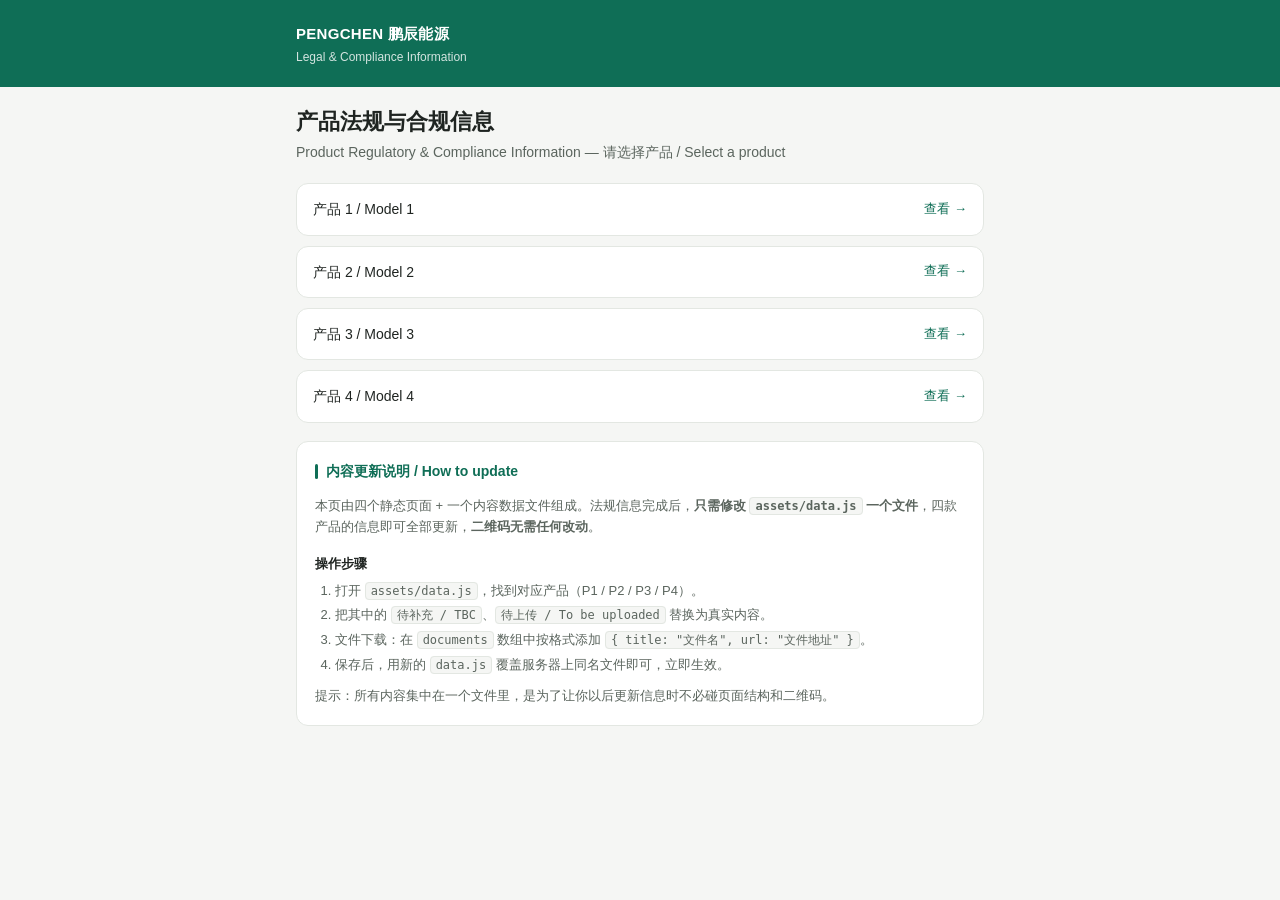
<file: index.html>
<!DOCTYPE html>
<html lang="zh-CN">
<head>
<meta charset="UTF-8">
<meta name="viewport" content="width=device-width, initial-scale=1">
<title>产品法规信息 · Product Regulatory Information</title>
<link rel="stylesheet" href="assets/style.css">
</head>
<body>
<div class="topbar"><div class="wrap">
  <div class="brand" id="brand"></div>
  <div class="brand-sub" id="brand-sub"></div>
</div></div>

<div class="wrap">
  <div class="hero">
    <h1>产品法规与合规信息</h1>
    <div class="name">Product Regulatory &amp; Compliance Information — 请选择产品 / Select a product</div>
  </div>

  <div class="plist">
    <a class="pcard" href="product-1.html"><span class="t">产品 1 / Model 1</span><span class="a">查看 &rarr;</span></a>
    <a class="pcard" href="product-2.html"><span class="t">产品 2 / Model 2</span><span class="a">查看 &rarr;</span></a>
    <a class="pcard" href="product-3.html"><span class="t">产品 3 / Model 3</span><span class="a">查看 &rarr;</span></a>
    <a class="pcard" href="product-4.html"><span class="t">产品 4 / Model 4</span><span class="a">查看 &rarr;</span></a>
  </div>

  <div class="card guide">
    <h2>内容更新说明 / How to update</h2>
    <p>本页由四个静态页面 + 一个内容数据文件组成。法规信息完成后，<strong>只需修改 <code>assets/data.js</code> 一个文件</strong>，四款产品的信息即可全部更新，<strong>二维码无需任何改动</strong>。</p>
    <h3>操作步骤</h3>
    <ol>
      <li>打开 <code>assets/data.js</code>，找到对应产品（P1 / P2 / P3 / P4）。</li>
      <li>把其中的 <code>待补充 / TBC</code>、<code>待上传 / To be uploaded</code> 替换为真实内容。</li>
      <li>文件下载：在 <code>documents</code> 数组中按格式添加 <code>{ title: "文件名", url: "文件地址" }</code>。</li>
      <li>保存后，用新的 <code>data.js</code> 覆盖服务器上同名文件即可，立即生效。</li>
    </ol>
    <p style="margin-top:10px">提示：所有内容集中在一个文件里，是为了让你以后更新信息时不必碰页面结构和二维码。</p>
  </div>
</div>

<script src="assets/data.js"></script>
<script>
  document.getElementById("brand").textContent = SITE.brand;
  document.getElementById("brand-sub").textContent = SITE.brandSub;
</script>
</body>
</html>
</file>
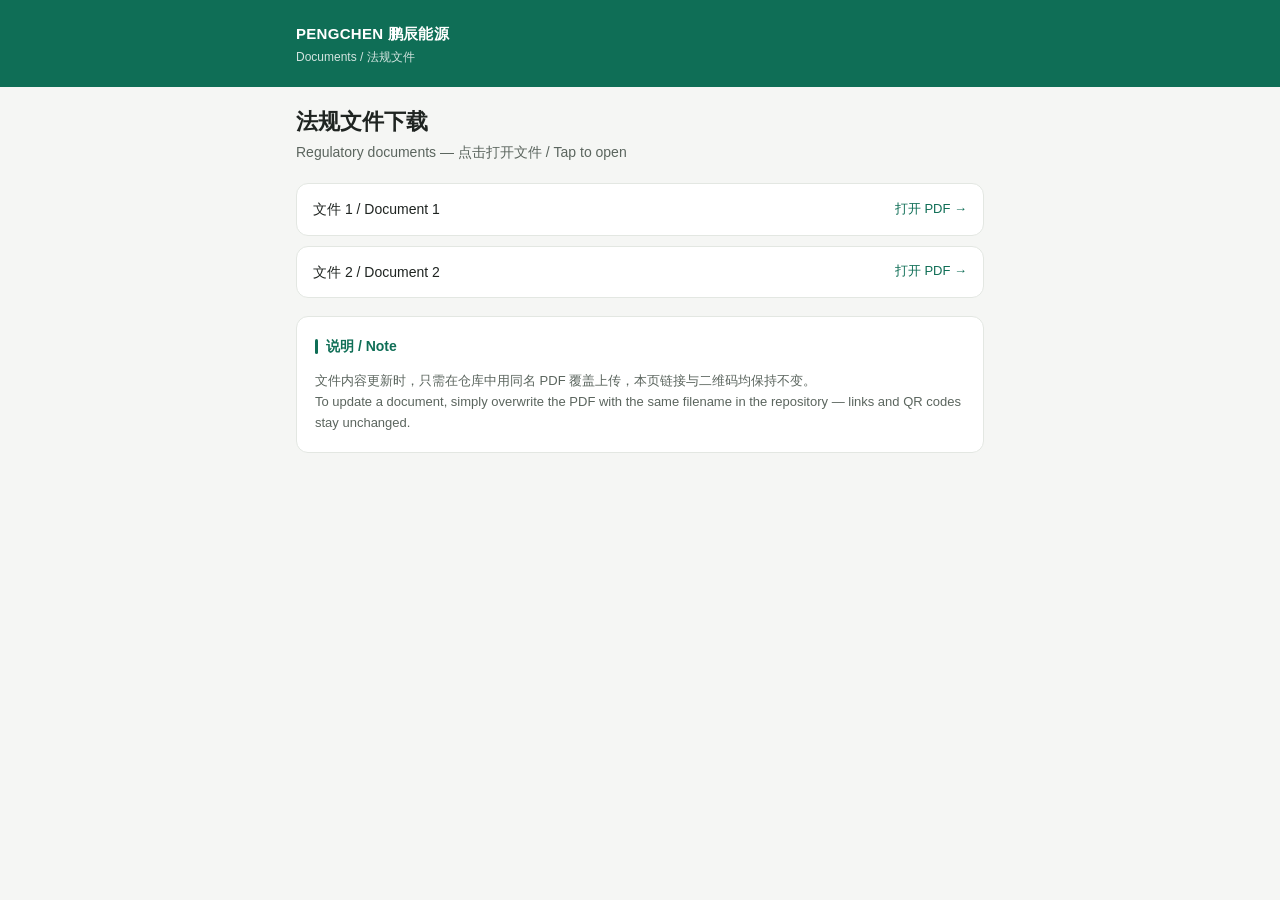
<file: files.html>
<!DOCTYPE html>
<html lang="zh-CN">
<head>
<meta charset="UTF-8">
<meta name="viewport" content="width=device-width, initial-scale=1">
<title>文件下载 / Documents</title>
<link rel="stylesheet" href="assets/style.css">
</head>
<body>
<div class="topbar"><div class="wrap">
  <div class="brand" id="brand"></div>
  <div class="brand-sub">Documents / 法规文件</div>
</div></div>

<div class="wrap">
  <div class="hero">
    <h1>法规文件下载</h1>
    <div class="name">Regulatory documents — 点击打开文件 / Tap to open</div>
  </div>

  <div class="plist">
    <a class="pcard" href="doc-1.pdf" target="_blank" rel="noopener">
      <span class="t">文件 1 / Document 1</span><span class="a">打开 PDF &rarr;</span>
    </a>
    <a class="pcard" href="doc-2.pdf" target="_blank" rel="noopener">
      <span class="t">文件 2 / Document 2</span><span class="a">打开 PDF &rarr;</span>
    </a>
  </div>

  <div class="card">
    <h2>说明 / Note</h2>
    <p style="font-size:13px;color:var(--ink-soft)">
      文件内容更新时，只需在仓库中用同名 PDF 覆盖上传，本页链接与二维码均保持不变。<br>
      To update a document, simply overwrite the PDF with the same filename in the repository — links and QR codes stay unchanged.
    </p>
  </div>
</div>

<script src="assets/data.js"></script>
<script>document.getElementById("brand").textContent = SITE.brand;</script>
</body>
</html>
</file>
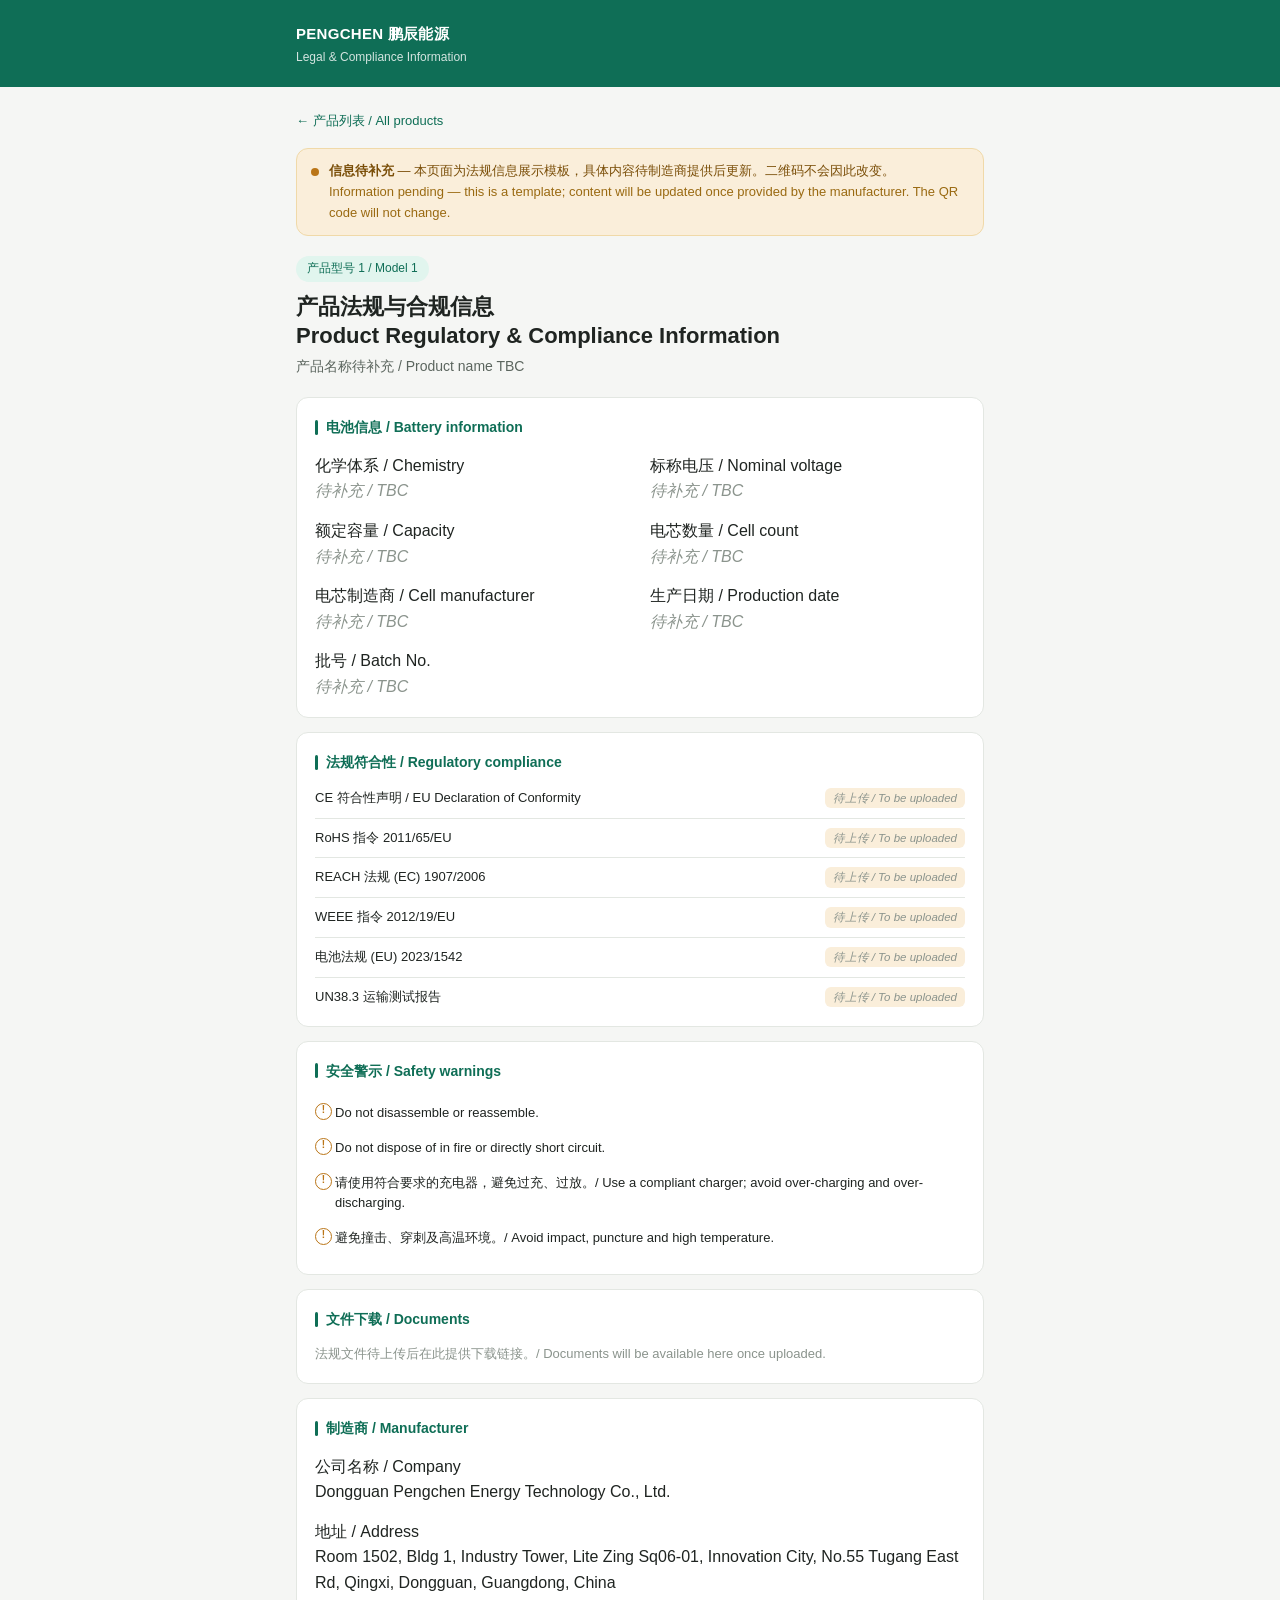
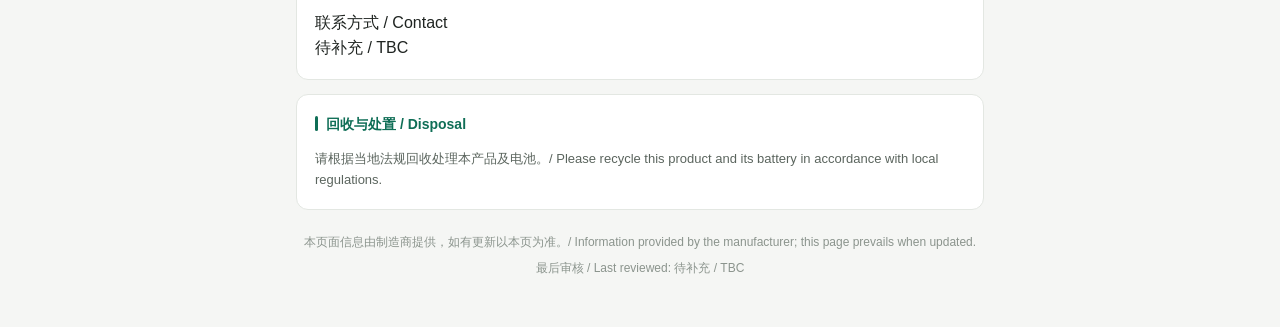
<file: product-1.html>
<!DOCTYPE html>
<html lang="zh-CN">
<head>
<meta charset="UTF-8">
<meta name="viewport" content="width=device-width, initial-scale=1">
<title>法规信息</title>
<link rel="stylesheet" href="assets/style.css">
</head>
<body data-product="P1">
<div class="topbar"><div class="wrap">
  <div class="brand" id="brand"></div>
  <div class="brand-sub" id="brand-sub"></div>
</div></div>

<div class="wrap">
  <a class="back" href="index.html">&larr; 产品列表 / All products</a>

  <div class="status">
    <span class="dot"></span>
    <div><strong>信息待补充</strong> — 本页面为法规信息展示模板，具体内容待制造商提供后更新。二维码不会因此改变。<br>
    <span style="color:#9a6a12">Information pending — this is a template; content will be updated once provided by the manufacturer. The QR code will not change.</span></div>
  </div>

  <div class="hero">
    <span class="model" id="model"></span>
    <h1>产品法规与合规信息<br>Product Regulatory &amp; Compliance Information</h1>
    <div class="name" id="pname"></div>
  </div>

  <div class="card">
    <h2>电池信息 / Battery information</h2>
    <div class="kv" id="battery"></div>
  </div>

  <div class="card">
    <h2>法规符合性 / Regulatory compliance</h2>
    <div class="clist" id="compliance"></div>
  </div>

  <div class="card">
    <h2>安全警示 / Safety warnings</h2>
    <ul class="safety" id="safety"></ul>
  </div>

  <div class="card">
    <h2>文件下载 / Documents</h2>
    <div id="docs"></div>
  </div>

  <div class="card">
    <h2>制造商 / Manufacturer</h2>
    <div class="kv">
      <div class="item min"><div class="k">公司名称 / Company</div><div class="v" id="mfg-name"></div></div>
      <div class="item min"><div class="k">地址 / Address</div><div class="v" id="mfg-addr"></div></div>
      <div class="item min"><div class="k">联系方式 / Contact</div><div class="v" id="mfg-contact"></div></div>
    </div>
  </div>

  <div class="card">
    <h2>回收与处置 / Disposal</h2>
    <div class="disposal" id="disposal"></div>
  </div>

  <div class="foot">
    <div id="footer-note"></div>
    <div style="margin-top:6px">最后审核 / Last reviewed: <span id="review"></span></div>
  </div>
</div>

<script src="assets/data.js"></script>
<script src="assets/app.js"></script>
</body>
</html>
</file>
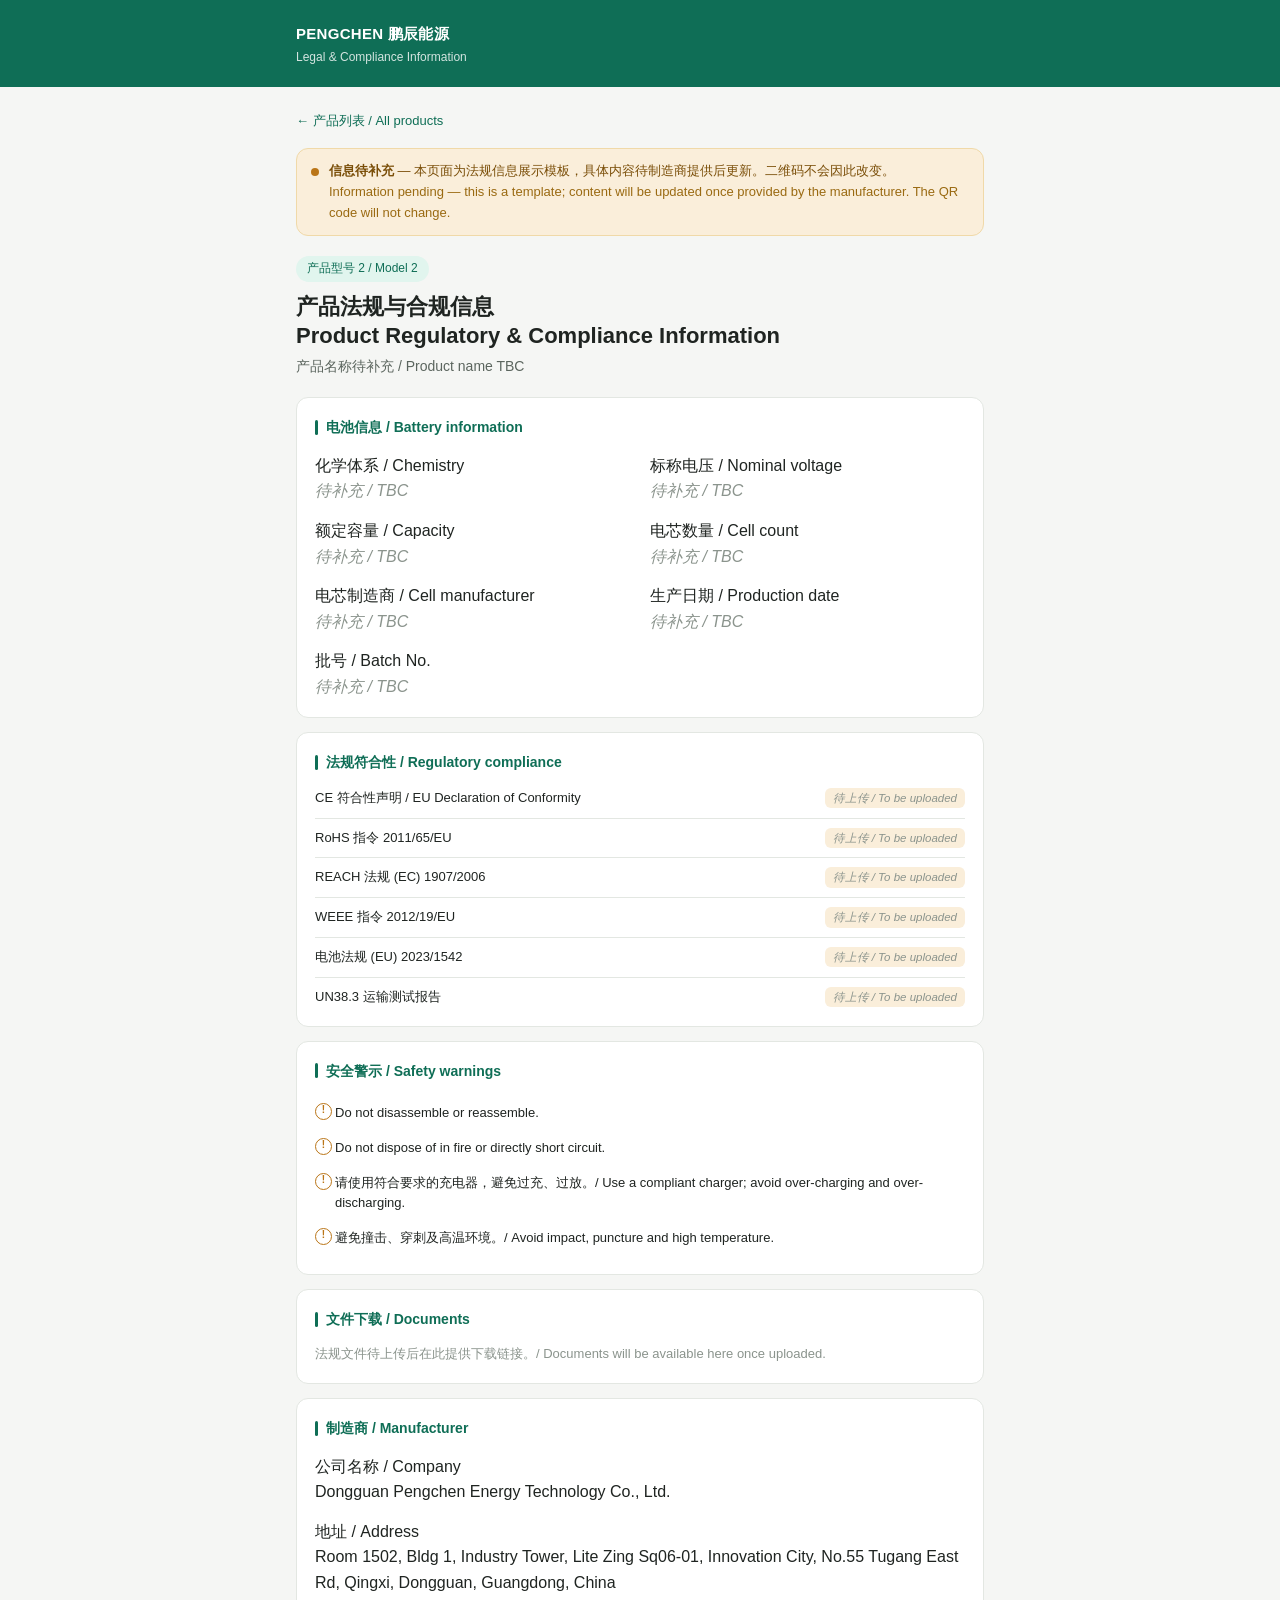
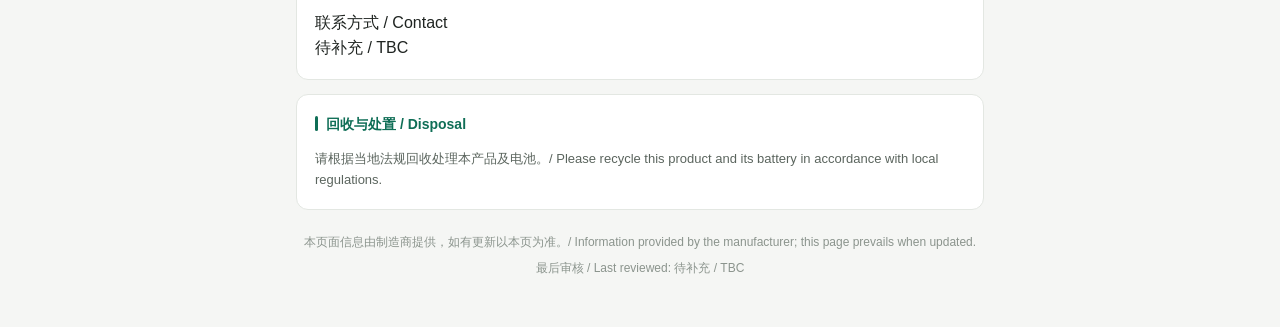
<file: product-2.html>
<!DOCTYPE html>
<html lang="zh-CN">
<head>
<meta charset="UTF-8">
<meta name="viewport" content="width=device-width, initial-scale=1">
<title>法规信息</title>
<link rel="stylesheet" href="assets/style.css">
</head>
<body data-product="P2">
<div class="topbar"><div class="wrap">
  <div class="brand" id="brand"></div>
  <div class="brand-sub" id="brand-sub"></div>
</div></div>

<div class="wrap">
  <a class="back" href="index.html">&larr; 产品列表 / All products</a>

  <div class="status">
    <span class="dot"></span>
    <div><strong>信息待补充</strong> — 本页面为法规信息展示模板，具体内容待制造商提供后更新。二维码不会因此改变。<br>
    <span style="color:#9a6a12">Information pending — this is a template; content will be updated once provided by the manufacturer. The QR code will not change.</span></div>
  </div>

  <div class="hero">
    <span class="model" id="model"></span>
    <h1>产品法规与合规信息<br>Product Regulatory &amp; Compliance Information</h1>
    <div class="name" id="pname"></div>
  </div>

  <div class="card">
    <h2>电池信息 / Battery information</h2>
    <div class="kv" id="battery"></div>
  </div>

  <div class="card">
    <h2>法规符合性 / Regulatory compliance</h2>
    <div class="clist" id="compliance"></div>
  </div>

  <div class="card">
    <h2>安全警示 / Safety warnings</h2>
    <ul class="safety" id="safety"></ul>
  </div>

  <div class="card">
    <h2>文件下载 / Documents</h2>
    <div id="docs"></div>
  </div>

  <div class="card">
    <h2>制造商 / Manufacturer</h2>
    <div class="kv">
      <div class="item min"><div class="k">公司名称 / Company</div><div class="v" id="mfg-name"></div></div>
      <div class="item min"><div class="k">地址 / Address</div><div class="v" id="mfg-addr"></div></div>
      <div class="item min"><div class="k">联系方式 / Contact</div><div class="v" id="mfg-contact"></div></div>
    </div>
  </div>

  <div class="card">
    <h2>回收与处置 / Disposal</h2>
    <div class="disposal" id="disposal"></div>
  </div>

  <div class="foot">
    <div id="footer-note"></div>
    <div style="margin-top:6px">最后审核 / Last reviewed: <span id="review"></span></div>
  </div>
</div>

<script src="assets/data.js"></script>
<script src="assets/app.js"></script>
</body>
</html>
</file>
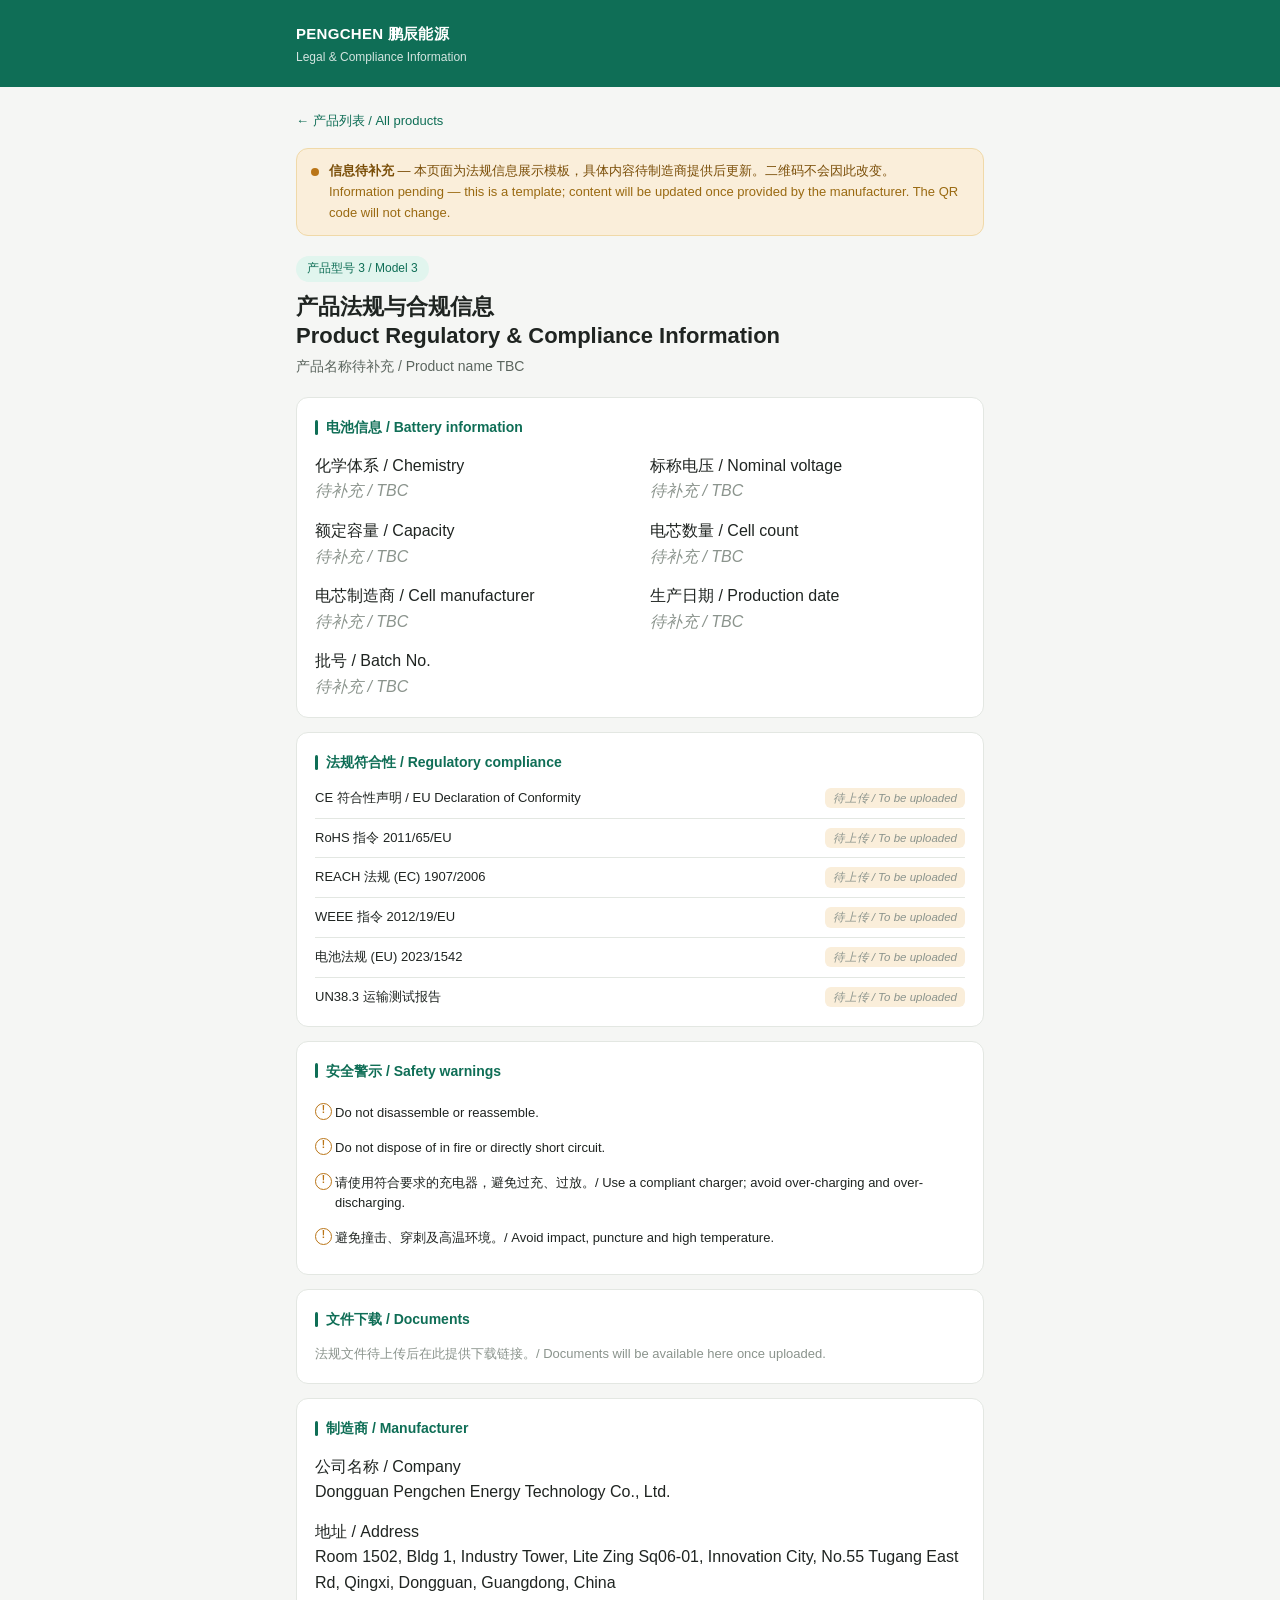
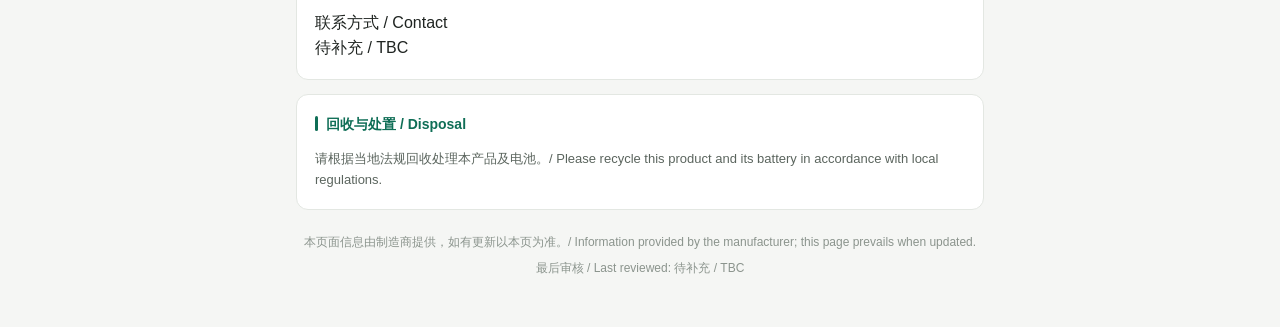
<file: product-3.html>
<!DOCTYPE html>
<html lang="zh-CN">
<head>
<meta charset="UTF-8">
<meta name="viewport" content="width=device-width, initial-scale=1">
<title>法规信息</title>
<link rel="stylesheet" href="assets/style.css">
</head>
<body data-product="P3">
<div class="topbar"><div class="wrap">
  <div class="brand" id="brand"></div>
  <div class="brand-sub" id="brand-sub"></div>
</div></div>

<div class="wrap">
  <a class="back" href="index.html">&larr; 产品列表 / All products</a>

  <div class="status">
    <span class="dot"></span>
    <div><strong>信息待补充</strong> — 本页面为法规信息展示模板，具体内容待制造商提供后更新。二维码不会因此改变。<br>
    <span style="color:#9a6a12">Information pending — this is a template; content will be updated once provided by the manufacturer. The QR code will not change.</span></div>
  </div>

  <div class="hero">
    <span class="model" id="model"></span>
    <h1>产品法规与合规信息<br>Product Regulatory &amp; Compliance Information</h1>
    <div class="name" id="pname"></div>
  </div>

  <div class="card">
    <h2>电池信息 / Battery information</h2>
    <div class="kv" id="battery"></div>
  </div>

  <div class="card">
    <h2>法规符合性 / Regulatory compliance</h2>
    <div class="clist" id="compliance"></div>
  </div>

  <div class="card">
    <h2>安全警示 / Safety warnings</h2>
    <ul class="safety" id="safety"></ul>
  </div>

  <div class="card">
    <h2>文件下载 / Documents</h2>
    <div id="docs"></div>
  </div>

  <div class="card">
    <h2>制造商 / Manufacturer</h2>
    <div class="kv">
      <div class="item min"><div class="k">公司名称 / Company</div><div class="v" id="mfg-name"></div></div>
      <div class="item min"><div class="k">地址 / Address</div><div class="v" id="mfg-addr"></div></div>
      <div class="item min"><div class="k">联系方式 / Contact</div><div class="v" id="mfg-contact"></div></div>
    </div>
  </div>

  <div class="card">
    <h2>回收与处置 / Disposal</h2>
    <div class="disposal" id="disposal"></div>
  </div>

  <div class="foot">
    <div id="footer-note"></div>
    <div style="margin-top:6px">最后审核 / Last reviewed: <span id="review"></span></div>
  </div>
</div>

<script src="assets/data.js"></script>
<script src="assets/app.js"></script>
</body>
</html>
</file>
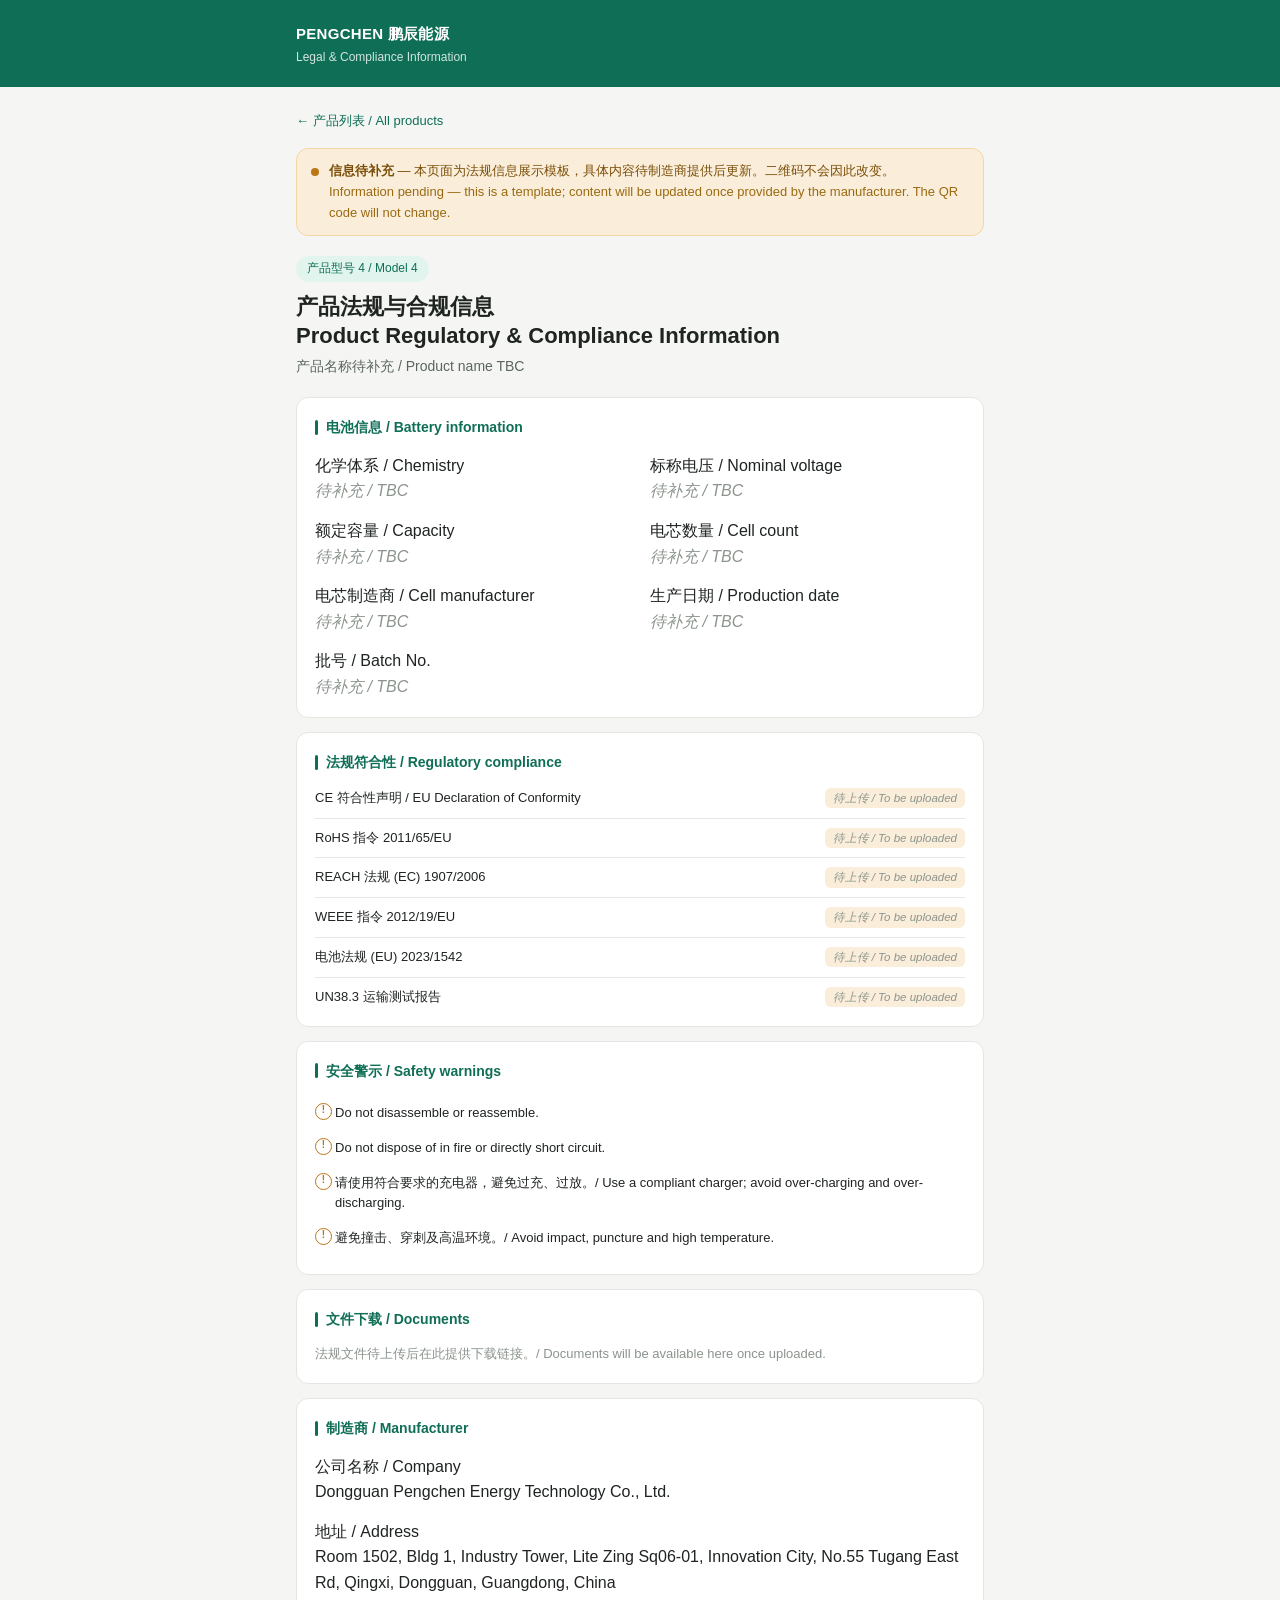
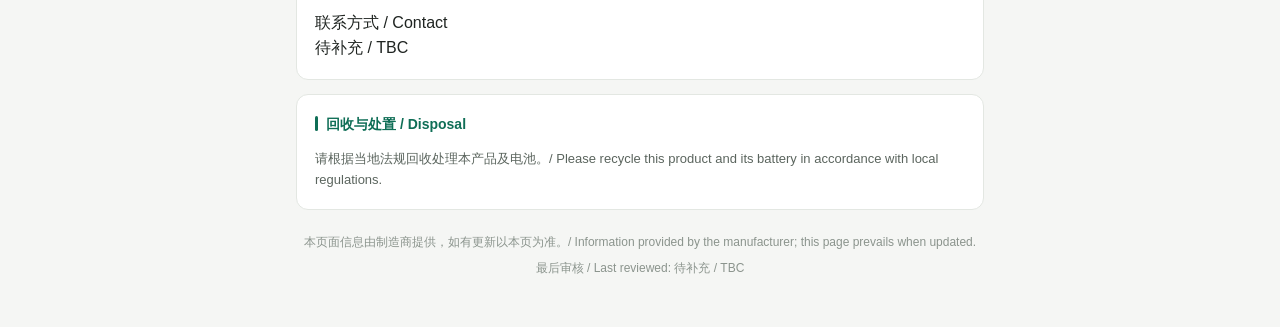
<file: product-4.html>
<!DOCTYPE html>
<html lang="zh-CN">
<head>
<meta charset="UTF-8">
<meta name="viewport" content="width=device-width, initial-scale=1">
<title>法规信息</title>
<link rel="stylesheet" href="assets/style.css">
</head>
<body data-product="P4">
<div class="topbar"><div class="wrap">
  <div class="brand" id="brand"></div>
  <div class="brand-sub" id="brand-sub"></div>
</div></div>

<div class="wrap">
  <a class="back" href="index.html">&larr; 产品列表 / All products</a>

  <div class="status">
    <span class="dot"></span>
    <div><strong>信息待补充</strong> — 本页面为法规信息展示模板，具体内容待制造商提供后更新。二维码不会因此改变。<br>
    <span style="color:#9a6a12">Information pending — this is a template; content will be updated once provided by the manufacturer. The QR code will not change.</span></div>
  </div>

  <div class="hero">
    <span class="model" id="model"></span>
    <h1>产品法规与合规信息<br>Product Regulatory &amp; Compliance Information</h1>
    <div class="name" id="pname"></div>
  </div>

  <div class="card">
    <h2>电池信息 / Battery information</h2>
    <div class="kv" id="battery"></div>
  </div>

  <div class="card">
    <h2>法规符合性 / Regulatory compliance</h2>
    <div class="clist" id="compliance"></div>
  </div>

  <div class="card">
    <h2>安全警示 / Safety warnings</h2>
    <ul class="safety" id="safety"></ul>
  </div>

  <div class="card">
    <h2>文件下载 / Documents</h2>
    <div id="docs"></div>
  </div>

  <div class="card">
    <h2>制造商 / Manufacturer</h2>
    <div class="kv">
      <div class="item min"><div class="k">公司名称 / Company</div><div class="v" id="mfg-name"></div></div>
      <div class="item min"><div class="k">地址 / Address</div><div class="v" id="mfg-addr"></div></div>
      <div class="item min"><div class="k">联系方式 / Contact</div><div class="v" id="mfg-contact"></div></div>
    </div>
  </div>

  <div class="card">
    <h2>回收与处置 / Disposal</h2>
    <div class="disposal" id="disposal"></div>
  </div>

  <div class="foot">
    <div id="footer-note"></div>
    <div style="margin-top:6px">最后审核 / Last reviewed: <span id="review"></span></div>
  </div>
</div>

<script src="assets/data.js"></script>
<script src="assets/app.js"></script>
</body>
</html>
</file>
<file: assets/style.css>
:root {
  --bg: #f5f6f4;
  --surface: #ffffff;
  --ink: #1f2421;
  --ink-soft: #5b655e;
  --ink-faint: #8b948d;
  --line: #e3e7e2;
  --brand: #0f6e56;
  --brand-soft: #e1f5ee;
  --amber: #ba7517;
  --amber-soft: #faeeda;
  --radius: 12px;
}

* { box-sizing: border-box; margin: 0; padding: 0; }

body {
  font-family: -apple-system, BlinkMacSystemFont, "Segoe UI", "PingFang SC",
    "Microsoft YaHei", Roboto, Helvetica, Arial, sans-serif;
  background: var(--bg);
  color: var(--ink);
  line-height: 1.6;
  -webkit-font-smoothing: antialiased;
}

.wrap { max-width: 720px; margin: 0 auto; padding: 0 16px 48px; }

/* Top bar */
.topbar {
  background: var(--brand);
  color: #fff;
  padding: 22px 0 20px;
  margin-bottom: 20px;
}
.topbar .wrap { padding-bottom: 0; }
.brand {
  font-size: 15px;
  font-weight: 600;
  letter-spacing: .02em;
}
.brand-sub {
  font-size: 12px;
  opacity: .82;
  margin-top: 2px;
}

/* Status banner */
.status {
  display: flex;
  align-items: flex-start;
  gap: 10px;
  background: var(--amber-soft);
  border: 1px solid #f0d9a8;
  color: #7a4e08;
  border-radius: var(--radius);
  padding: 12px 14px;
  font-size: 13px;
  margin-bottom: 18px;
}
.status .dot {
  width: 8px; height: 8px; border-radius: 50%;
  background: var(--amber);
  margin-top: 7px; flex: none;
}

/* Hero */
.hero { margin-bottom: 20px; }
.hero h1 {
  font-size: 22px;
  font-weight: 600;
  line-height: 1.35;
}
.hero .model {
  display: inline-block;
  font-size: 12px;
  color: var(--brand);
  background: var(--brand-soft);
  border-radius: 999px;
  padding: 3px 11px;
  margin-bottom: 10px;
  font-weight: 500;
}
.hero .name { font-size: 14px; color: var(--ink-soft); margin-top: 4px; }

/* Cards */
.card {
  background: var(--surface);
  border: 1px solid var(--line);
  border-radius: var(--radius);
  padding: 18px;
  margin-bottom: 14px;
}
.card h2 {
  font-size: 14px;
  font-weight: 600;
  color: var(--brand);
  margin-bottom: 14px;
  display: flex;
  align-items: center;
  gap: 8px;
}
.card h2::before {
  content: "";
  width: 3px; height: 15px;
  background: var(--brand);
  border-radius: 2px;
}

/* Key-value rows */
.kv { display: grid; grid-template-columns: 1fr 1fr; gap: 14px 20px; }
.kv .item.min { grid-column: 1 / -1; }
.k .k {
  font-size: 12px;
  color: var(--ink-faint);
  margin-bottom: 2px;
}
.k .v { font-size: 13.5px; color: var(--ink); word-break: break-word; }
.tbc { color: var(--ink-faint); font-style: italic; }

/* Compliance list */
.clist { display: flex; flex-direction: column; gap: 0; }
.clist .row {
  display: flex;
  justify-content: space-between;
  gap: 12px;
  padding: 9px 0;
  border-bottom: 1px solid var(--line);
  font-size: 13px;
}
.clist .row:last-child { border-bottom: none; padding-bottom: 0; }
.clist .row:first-child { padding-top: 0; }
.tag {
  font-size: 11.5px;
  flex: none;
  color: var(--amber);
  background: var(--amber-soft);
  border-radius: 6px;
  padding: 1px 8px;
  align-self: flex-start;
}
.tag.ok { color: var(--brand); background: var(--brand-soft); }

/* Safety */
.safety { list-style: none; }
.safety li {
  font-size: 13px;
  color: var(--ink);
  padding: 7px 0 7px 20px;
  position: relative;
}
.safety li::before {
  content: "!";
  position: absolute; left: 0; top: 7px;
  width: 15px; height: 15px;
  border: 1.5px solid var(--amber);
  color: var(--amber);
  border-radius: 50%;
  font-size: 10px;
  font-weight: 700;
  line-height: 12px;
  text-align: center;
}

/* Docs */
.doc-empty { font-size: 13px; color: var(--ink-faint); }
.doc a {
  display: flex; justify-content: space-between; align-items: center;
  font-size: 13px; color: var(--brand);
  text-decoration: none;
  padding: 9px 0;
  border-bottom: 1px solid var(--line);
}
.doc a:last-child { border-bottom: none; }

.disposal { font-size: 13px; color: var(--ink-soft); }

/* Footer */
.foot {
  text-align: center;
  font-size: 12px;
  color: var(--ink-faint);
  margin-top: 22px;
  line-height: 1.7;
}
.back {
  display: inline-block;
  font-size: 13px;
  color: var(--brand);
  text-decoration: none;
  margin-bottom: 16px;
}

/* Index page */
.intro {
  background: var(--surface);
  border: 1px solid var(--line);
  border-radius: var(--radius);
  padding: 18px;
  margin-bottom: 18px;
  font-size: 13.5px;
  color: var(--ink-soft);
}
.plist { display: grid; gap: 10px; margin-bottom: 18px; }
.pcard {
  display: flex; justify-content: space-between; align-items: center;
  background: var(--surface);
  border: 1px solid var(--line);
  border-radius: var(--radius);
  padding: 14px 16px;
  text-decoration: none;
  color: var(--ink);
}
.pcard:hover { border-color: var(--brand); }
.pcard .t { font-size: 14px; font-weight: 500; }
.pcard .a { color: var(--brand); font-size: 13px; }

.guide h3 { font-size: 13px; font-weight: 600; margin: 16px 0 6px; color: var(--ink); }
.guide h3:first-child { margin-top: 0; }
.guide p, .guide li { font-size: 13px; color: var(--ink-soft); }
.guide ol, .guide ul { padding-left: 20px; }
.guide li { margin-bottom: 4px; }
code {
  font-family: ui-monospace, SFMono-Regular, Menlo, Consolas, monospace;
  font-size: 12px;
  background: var(--bg);
  border: 1px solid var(--line);
  border-radius: 4px;
  padding: 1px 5px;
}

@media (max-width: 480px) {
  .kv { grid-template-columns: 1fr; }
  .kv .item.min { grid-column: auto; }
  .hero h1 { font-size: 20px; }
}
</file>
